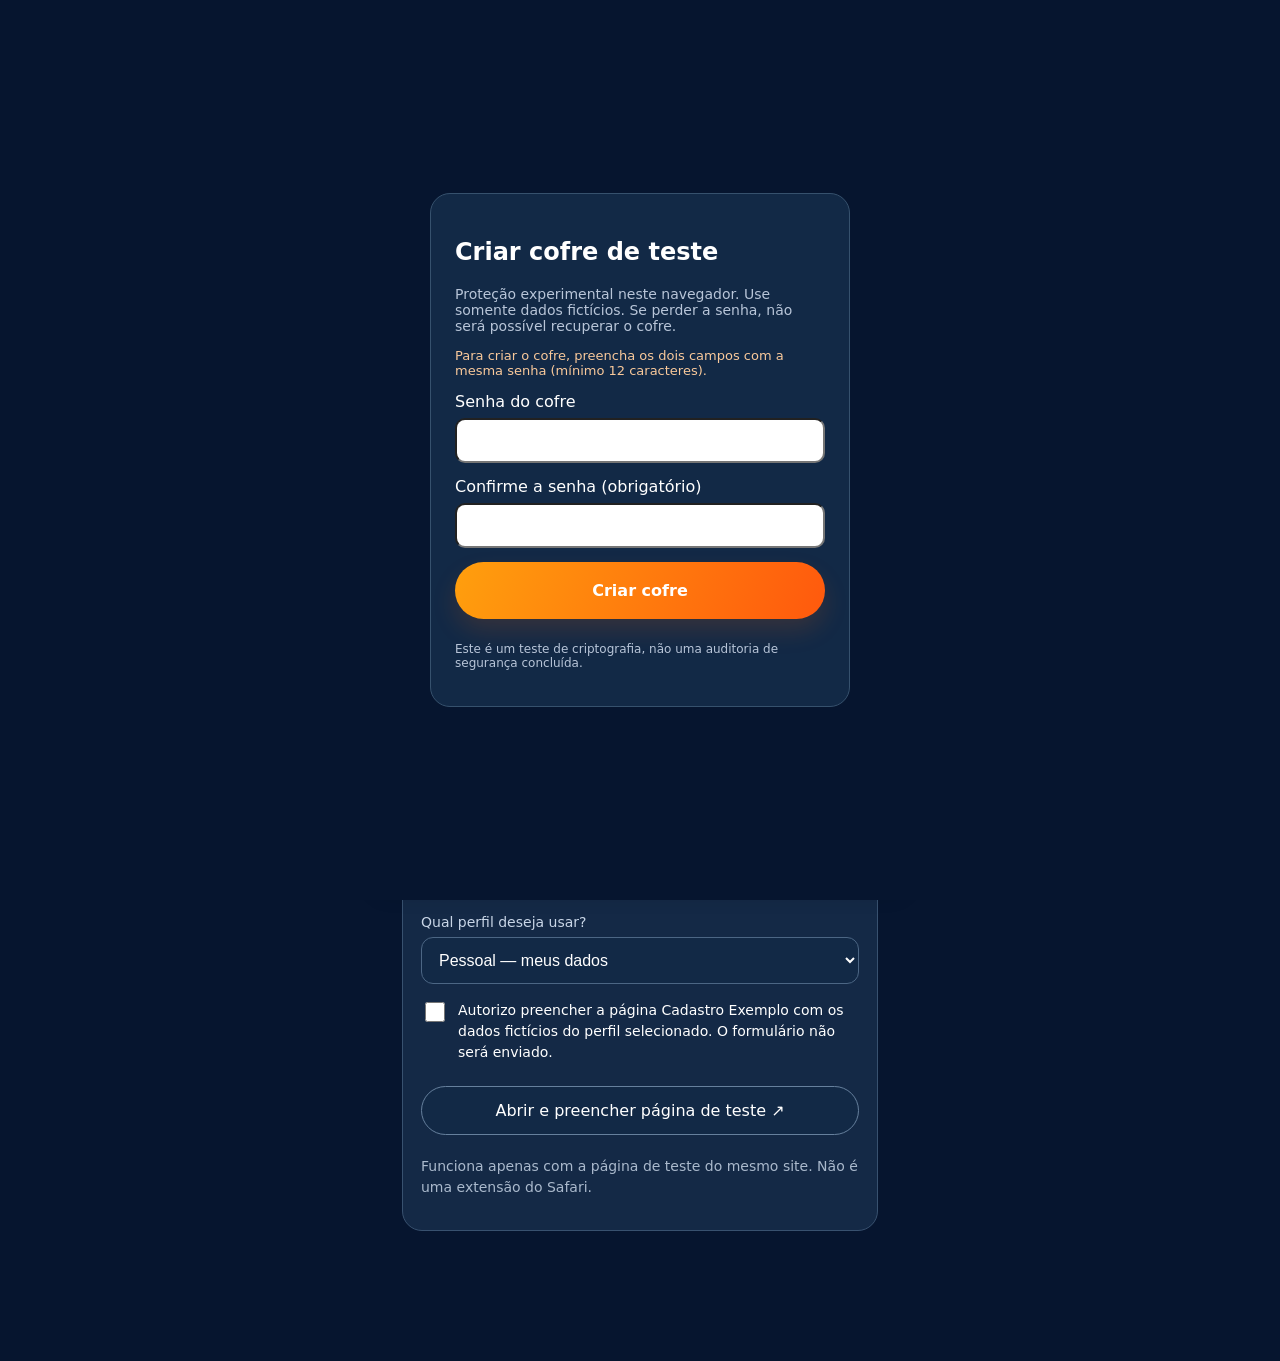
<file: index.html>
<!doctype html><html lang="pt-BR"><head><meta charset="utf-8"><meta name="viewport" content="width=device-width,initial-scale=1,viewport-fit=cover"><meta name="theme-color" content="#06152f"><title>Preenchô</title><meta http-equiv="Content-Security-Policy" content="default-src 'none'; script-src 'self'; style-src 'unsafe-inline'; img-src 'self' data:; font-src 'self'; connect-src 'none'; form-action 'none'; base-uri 'none'; object-src 'none'; frame-src 'none'; upgrade-insecure-requests"><meta name="referrer" content="no-referrer"><style>[hidden]{display:none!important}
:root{--navy:#06152f;--orange:#ff7509;--muted:#a8b6cc}*{box-sizing:border-box}body{margin:0;color:white;background:radial-gradient(circle at 105% 0%,#18335b 0%,transparent 35%),#06152f;font-family:system-ui,-apple-system,sans-serif}button{font:inherit;cursor:pointer}#splash{animation:splash-exit .35s ease 2.35s forwards;position:fixed;inset:0;z-index:20;background:#06152f;display:flex;flex-direction:column;align-items:center;justify-content:center;gap:20px;transition:opacity .35s}@keyframes splash-exit{to{opacity:0;visibility:hidden;pointer-events:none}}.mark{width:46px;height:49px;flex-shrink:0}.mark.large{width:120px;height:130px;filter:drop-shadow(0 0 16px #ff730955)}.wordmark{display:flex;align-items:center;gap:9px;font-weight:850;font-size:27px;font-style:italic;letter-spacing:-1.2px}.wordmark .accent{color:#ff7d12}.brandtext{white-space:nowrap;letter-spacing:-1.8px}.brandtext .accent{letter-spacing:-1.8px}.page h1 .accent,.action .accent{color:#ff7d12}.wordmark.big{font-size:43px}.tagline{font-size:17px;color:#d6deed}.app{max-width:520px;margin:auto;min-height:100dvh;padding:24px 22px 118px}.header{display:flex;justify-content:space-between;align-items:center;margin:0 0 66px}.avatar{background:#213655;border:1px solid #47617e;width:43px;height:43px;border-radius:50%;display:grid;place-items:center;color:#ff9b48}.hello{font-size:39px;letter-spacing:-1.4px;font-weight:800;font-style:italic;margin:0 0 4px}.lead{font-size:20px;line-height:1.35;margin:0 0 8px}.sub{color:var(--muted);font-size:14px;margin-bottom:44px}.primary{width:100%;background:linear-gradient(110deg,#ff9f0d,#ff590d);border:0;border-radius:40px;padding:19px 17px;color:white;font-weight:750;display:flex;align-items:center;justify-content:center;gap:13px;box-shadow:0 12px 25px #ff650025;margin-bottom:23px}.primary .arrow{margin-left:auto;font-size:25px}.primary .glyph{font-size:24px}.action{width:100%;border:0;background:linear-gradient(#fff,#f2f4f8);border-radius:32px;padding:18px 20px;color:#101b30;text-align:left;font-weight:700;display:flex;align-items:center;gap:17px;margin:9px 0;box-shadow:0 3px 8px #0002}.action-label{display:inline-block;white-space:nowrap;letter-spacing:-.35px;flex:1;min-width:0}.action-label .accent{position:static;left:auto;letter-spacing:inherit}.action-label .accent{display:inline;color:#ff7d12}.brand-inline{white-space:nowrap;letter-spacing:normal;font-kerning:normal}.brand-inline .accent{letter-spacing:normal;position:static;left:auto}.action .ico{font-size:23px;width:29px;text-align:center}.action .chev{margin-left:auto;font-size:23px}.back{border:0;background:none;color:#ff9548;padding:0;margin:0 0 25px;font-size:16px}.page h1{font-size:31px;letter-spacing:-.6px;margin:0 0 8px}.desc{color:var(--muted);font-size:15px;line-height:1.5;margin:0 0 28px}.panel{background:#142946;border:1px solid #38516f;border-radius:20px;padding:18px;margin:12px 0}.label{color:#9eb0c7;font-size:13px;margin-bottom:7px}.value{font-size:18px}.small{font-size:14px;color:#aab9cc;line-height:1.5}.pill{display:inline-block;border-radius:30px;padding:7px 12px;background:#223f61;color:#ffae6c;font-size:12px}.wallet{background:radial-gradient(circle at 100% 0%,#ff8d0d 0%,#ff6b16 16%,transparent 42%),linear-gradient(140deg,#122d51,#07172f 70%);border:1px solid #7790ad;border-radius:25px;padding:22px;box-shadow:0 18px 35px #0005;margin:20px 0 24px}.wallet-top{display:flex;align-items:center;justify-content:space-between;margin-bottom:38px}.wallet .wordmark{font-size:21px}.wallet .mark{width:32px;height:34px}.qr{background:white;color:#132038;border-radius:9px;padding:9px;font-size:10px;text-align:center;line-height:1.2;max-width:86px}.wallet-name{font-weight:800;font-size:23px;margin-bottom:12px}.wallet-details{background:#ffffffed;color:#17223b;border-radius:16px;padding:14px;line-height:1.85;font-size:13px}.secondary{background:#122946;border:1px solid #66809d;color:white;border-radius:28px;padding:14px 20px;width:100%;margin:7px 0}.nav{position:fixed;bottom:0;left:0;right:0;background:#f9f9fc;color:#192238;border-radius:24px 24px 0 0;display:flex;justify-content:space-around;padding:15px 4px calc(12px + env(safe-area-inset-bottom));box-shadow:0 -10px 25px #0003}.nav button{border:0;background:none;color:#1c2940;font-size:11px;display:flex;flex-direction:column;align-items:center;gap:6px;min-width:57px}.nav button.active{color:#ff680d}.nav .ni{font-size:23px}.note{margin-top:16px;color:#a7b8cc;font-size:12px}.hide{display:none!important}@media(min-width:600px){.nav{max-width:520px;left:50%;transform:translateX(-50%)}} 
#splash .splash-mark{overflow:visible;filter:drop-shadow(0 0 16px #ff730955)}#splash .splash-mark path{stroke-dasharray:180;stroke-dashoffset:180;animation:draw-mark 1.65s ease forwards}#splash .splash-mark path:nth-of-type(2){animation-delay:.35s}#splash .splash-mark path:nth-of-type(3){animation-delay:.7s}#splash .splash-mark path.splash-check{stroke-dasharray:10;stroke-dashoffset:10;animation:draw-check .45s ease-out 1.1s forwards}@keyframes draw-check{to{stroke-dashoffset:0}}#splash .wordmark,#splash strong,#splash .tagline{opacity:0;transform:translateY(12px);animation:reveal-brand .6s ease forwards}#splash .wordmark{animation-delay:1.05s}#splash strong{animation-delay:1.15s}#splash .tagline{animation-delay:1.25s}@keyframes draw-mark{to{stroke-dashoffset:0}}@keyframes reveal-brand{to{opacity:1;transform:translateY(0)}}@media(prefers-reduced-motion:reduce){#splash .splash-mark path{animation:none;stroke-dashoffset:0}#splash .splash-mark path.splash-check{animation:none;stroke-dashoffset:0}#splash .wordmark,#splash strong,#splash .tagline{animation:none;opacity:1;transform:none}}.data-field{display:flex;flex-direction:column;gap:7px;margin:14px 0;color:#c9d6e7;font-size:14px}.data-field input{width:100%;border:1px solid #4c6684;background:#122946;color:white;border-radius:14px;padding:15px;font-size:16px;outline-offset:3px}.data-field input::placeholder{color:#91a2b7}.data-field input:focus{border-color:#ff8a30}.data-group{margin:24px 0;padding-top:8px;border-top:1px solid rgba(160,180,205,.22)}.data-group h2{font-size:18px;color:#fff;margin:10px 0 18px}.optional-group summary{cursor:pointer;color:#fff;font-weight:650;font-size:18px;padding:12px 0;list-style-position:inside}.optional-group[open] summary{margin-bottom:12px}.optional-group summary:focus-visible{outline:2px solid #ff8a30;border-radius:8px} .card-mini{display:inline-flex;align-items:center;justify-content:center;min-width:36px;min-height:36px;border:0;background:#e8edf5;color:#243855;border-radius:8px;padding:5px 8px;font-size:12px;font-weight:650}</style></head><body>
<svg width="0" height="0" style="position:absolute"><symbol id="brandmark" viewBox="0 0 64 70"><defs><linearGradient id="brand-roof" x1="0" x2="1"><stop stop-color="#ffac15"/><stop offset="1" stop-color="#ff570c"/></linearGradient><linearGradient id="brand-fade" x1="0" x2="1"><stop stop-color="#405878" stop-opacity=".45"/><stop offset="1" stop-color="#fff"/></linearGradient></defs><path d="M8 24 31 5Q33 3 36 5L57 24" fill="none" stroke="url(#brand-roof)" stroke-width="11" stroke-linecap="round" stroke-linejoin="round"/><path d="M9 32v21q0 9 9 9h29q9 0 9-9V33" fill="none" stroke="url(#brand-fade)" stroke-width="8" stroke-linecap="round"/><path d="M22 31h23M22 42h23M22 53h16" stroke="white" stroke-width="6" stroke-linecap="round"/></symbol></svg>
<div id="splash"><svg class="mark large splash-mark" viewBox="0 0 64 70" aria-hidden="true"><defs><linearGradient id="splash-roof" x1="0" x2="1"><stop stop-color="#ffac15"/><stop offset="1" stop-color="#ff570c"/></linearGradient><linearGradient id="splash-fade" x1="0" x2="1"><stop stop-color="#405878" stop-opacity=".45"/><stop offset="1" stop-color="#fff"/></linearGradient></defs><path d="M8 24 31 5Q33 3 36 5L57 24" fill="none" stroke="url(#splash-roof)" stroke-width="11" stroke-linecap="round" stroke-linejoin="round"/><path d="M9 32v21q0 9 9 9h29q9 0 9-9V33" fill="none" stroke="url(#splash-fade)" stroke-width="8" stroke-linecap="round"/><path d="M22 31h23M22 42h23M22 53h16" stroke="white" stroke-width="6" stroke-linecap="round"/><path class="splash-check" d="M38 54 L40 56 L44 51" fill="none" stroke="#ff8a18" stroke-width="2.1" stroke-linecap="round" stroke-linejoin="round"/></svg><div class="wordmark big"><span class="brandtext">Preench<span class="accent">ô</span></span></div><strong>Precisou? Preenchô!</strong><div class="tagline">Cadastre uma vez. Preencha em segundos.</div></div>
<main class="app"><div style="font-size:11px;color:#ffd2b0;border:1px solid #85552f;border-radius:9px;padding:8px;margin-bottom:14px">Ambiente de demonstração: use apenas dados fictícios. Não cadastre documentos reais.</div><header class="header"><div class="wordmark"><svg class="mark" viewBox="0 0 64 70" aria-hidden="true"><path d="M8 24 31 5Q33 3 36 5L57 24" fill="none" stroke="#ff850e" stroke-width="11" stroke-linecap="round" stroke-linejoin="round"/><path d="M9 32v21q0 9 9 9h29q9 0 9-9V33" fill="none" stroke="#b7c4d6" stroke-width="8" stroke-linecap="round"/><path d="M22 31h23M22 42h23M22 53h16" stroke="white" stroke-width="6" stroke-linecap="round"/><path d="M38 54 L40 56 L44 51" fill="none" stroke="#ff8a18" stroke-width="2.1" stroke-linecap="round" stroke-linejoin="round"/></svg><span class="brandtext">Preench<span class="accent">ô</span></span></div><div class="avatar">F</div></header><section id="screen"></section></main>
<nav class="nav"><button data-page="home"><span class="ni">⌂</span>Início</button><button data-page="data"><span class="ni">♙</span>Meus dados</button><button data-page="card"><span class="ni">▣</span>Cartão</button><button data-page="profiles"><span class="ni">▱</span>Perfis</button><button data-page="settings"><span class="ni">⚙</span>Ajustes</button></nav>
<div id="vault-gate" role="dialog" aria-modal="true" aria-labelledby="vault-title" style="position:fixed;inset:0;z-index:15;background:#06152f;display:flex;align-items:center;justify-content:center;padding:24px"><div style="width:100%;max-width:420px;background:#122946;border:1px solid #36516d;border-radius:20px;padding:24px"><h2 id="vault-title">Criar cofre de teste</h2><p style="color:#b8c5d8;font-size:14px">Proteção experimental neste navegador. Use somente dados fictícios. Se perder a senha, não será possível recuperar o cofre.</p><form id="vault-form" novalidate><p style="color:#f9c99b;font-size:13px">Para criar o cofre, preencha os dois campos com a mesma senha (mínimo 12 caracteres).</p><label style="display:block;margin:14px 0">Senha do cofre<input id="vault-pass" type="password" autocomplete="off" minlength="12" required style="width:100%;padding:13px;border-radius:10px;margin-top:7px"></label><label id="vault-confirm-wrap" style="display:block;margin:14px 0">Confirme a senha (obrigatório)<input id="vault-confirm" type="password" autocomplete="off" minlength="12" required style="width:100%;padding:13px;border-radius:10px;margin-top:7px"></label><button id="vault-submit" class="primary" type="submit">Criar cofre</button></form><button id="vault-bio" class="secondary" type="button" hidden>Desbloquear com Face ID / dispositivo</button><p id="vault-status" role="status" style="color:#ffb785"></p><button id="vault-import" class="secondary" type="button" hidden>Migrar dados fictícios antigos</button><button id="vault-lock" class="secondary" type="button" hidden>Bloquear cofre</button><button id="vault-close" class="secondary" type="button">Voltar ao aplicativo</button><p style="color:#b8c5d8;font-size:12px">Este é um teste de criptografia, não uma auditoria de segurança concluída.</p></div></div><script src="./app.js?v=57" defer></script></body></html>
</file>
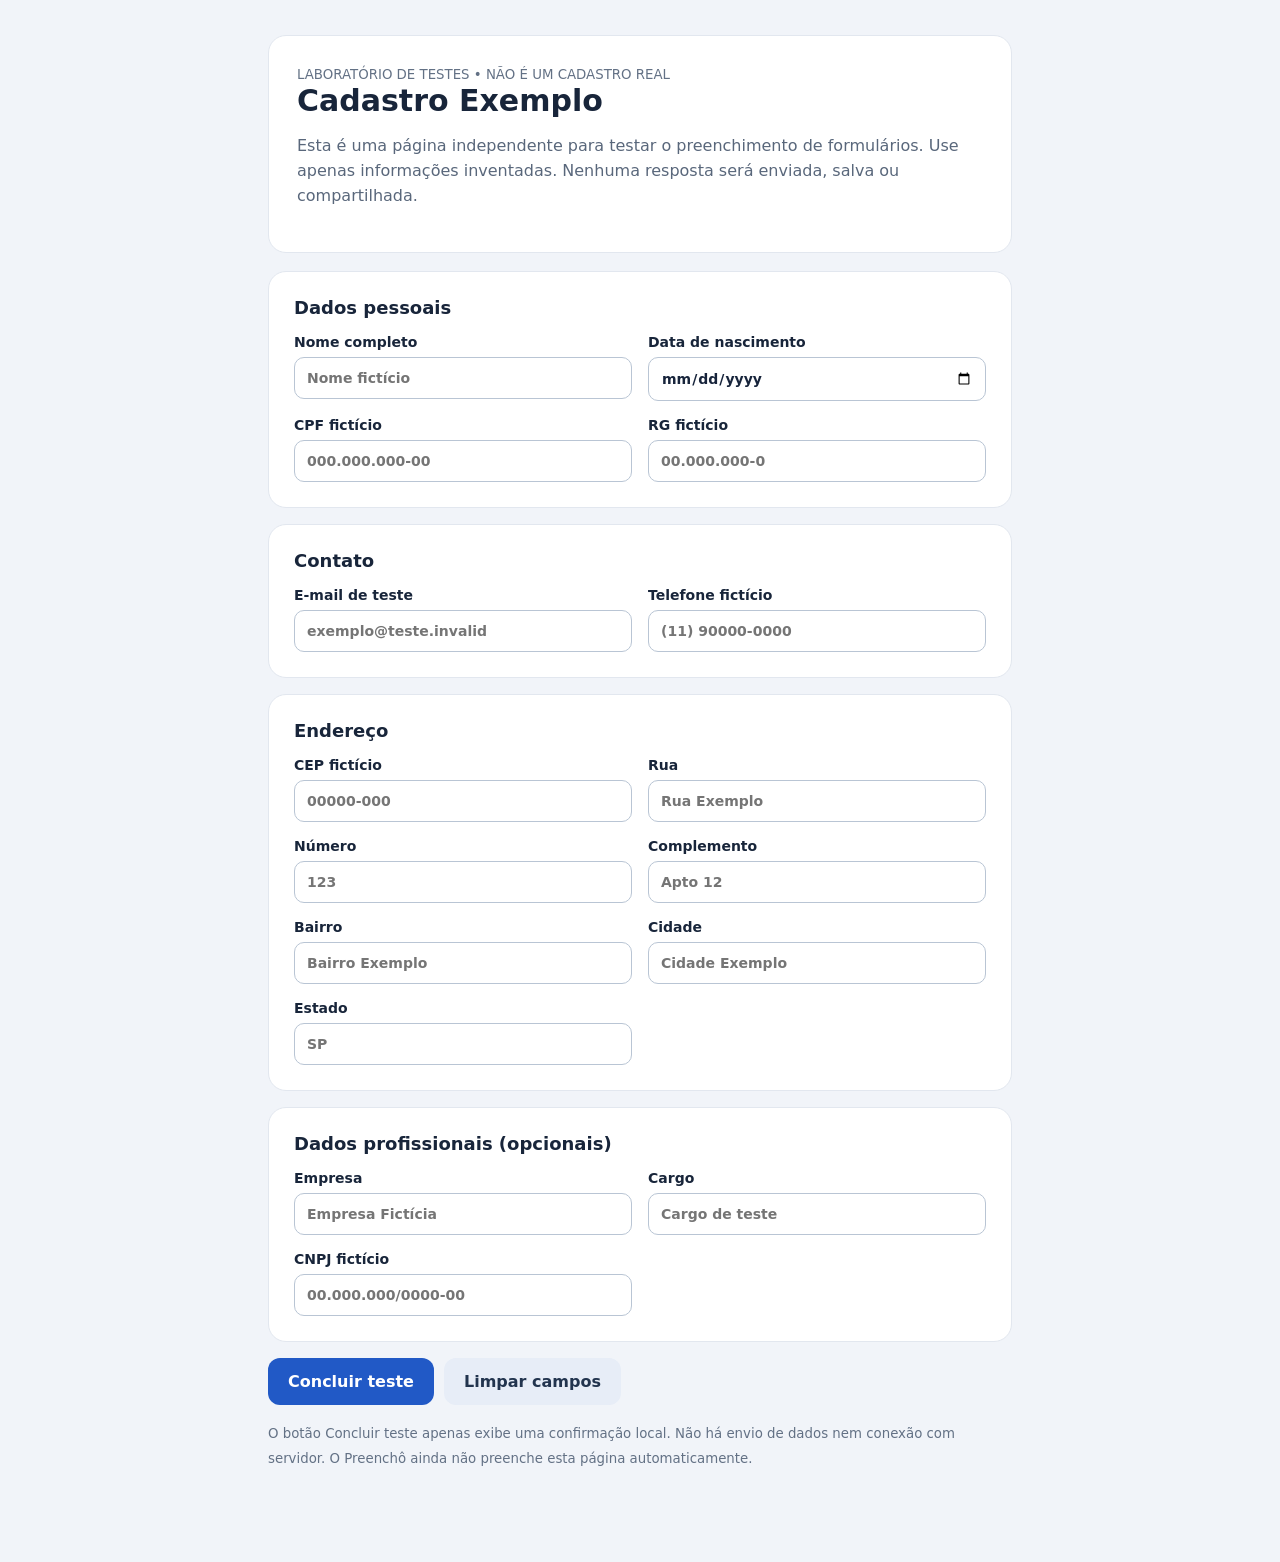
<file: cadastro-teste.html>
<!doctype html>
<html lang="pt-BR"><head><meta charset="utf-8"><meta name="viewport" content="width=device-width,initial-scale=1"><meta name="referrer" content="no-referrer"><meta http-equiv="Content-Security-Policy" content="default-src 'none'; style-src 'unsafe-inline'; script-src 'self'; form-action 'none'; base-uri 'none'; object-src 'none'"><title>Cadastro Exemplo | Laboratório Preenchô</title><style>
*{box-sizing:border-box}body{margin:0;background:#f1f4f9;color:#18253a;font:16px system-ui,-apple-system,sans-serif}.wrap{max-width:780px;margin:35px auto;padding:0 18px 40px}header{background:#fff;border:1px solid #e2e7ef;border-radius:18px;padding:28px;margin-bottom:18px}h1{margin:0 0 8px;font-size:30px}h2{font-size:18px;margin:0 0 16px}.hint{color:#59677b;line-height:1.55}section{background:#fff;border:1px solid #e2e7ef;border-radius:18px;padding:25px;margin:16px 0}.grid{display:grid;grid-template-columns:1fr 1fr;gap:16px}label{display:flex;flex-direction:column;gap:7px;font-weight:600;font-size:14px}input{width:100%;padding:12px;border:1px solid #b9c5d4;border-radius:10px;font:inherit;color:#17243b}input:focus{outline:2px solid #2463d4;outline-offset:1px}button{background:#2159c6;color:#fff;border:0;padding:14px 20px;border-radius:12px;font:inherit;font-weight:700;cursor:pointer}button.secondary{background:#e7edf7;color:#22344e}footer{display:flex;gap:10px;align-items:center;flex-wrap:wrap}#status{font-weight:600;color:#166d44}small{color:#637185}@media(max-width:580px){.grid{grid-template-columns:1fr}section,header{padding:20px}}
</style></head><body><main class="wrap"><header><small>LABORATÓRIO DE TESTES • NÃO É UM CADASTRO REAL</small><h1>Cadastro Exemplo</h1><p class="hint">Esta é uma página independente para testar o preenchimento de formulários. Use apenas informações inventadas. Nenhuma resposta será enviada, salva ou compartilhada.</p></header><form id="registration" autocomplete="off" novalidate>
<section><h2>Dados pessoais</h2><div class="grid"><label>Nome completo<input name="name" autocomplete="off" placeholder="Nome fictício"></label><label>Data de nascimento<input name="birth" type="date"></label><label>CPF fictício<input name="cpf" inputmode="numeric" placeholder="000.000.000-00"></label><label>RG fictício<input name="rg" placeholder="00.000.000-0"></label></div></section>
<section><h2>Contato</h2><div class="grid"><label>E-mail de teste<input name="email" type="email" placeholder="exemplo@teste.invalid"></label><label>Telefone fictício<input name="phone" type="tel" placeholder="(11) 90000-0000"></label></div></section>
<section><h2>Endereço</h2><div class="grid"><label>CEP fictício<input name="zip" placeholder="00000-000"></label><label>Rua<input name="street" placeholder="Rua Exemplo"></label><label>Número<input name="number" placeholder="123"></label><label>Complemento<input name="complement" placeholder="Apto 12"></label><label>Bairro<input name="neighborhood" placeholder="Bairro Exemplo"></label><label>Cidade<input name="city" placeholder="Cidade Exemplo"></label><label>Estado<input name="state" placeholder="SP"></label></div></section>
<section><h2>Dados profissionais (opcionais)</h2><div class="grid"><label>Empresa<input name="company" placeholder="Empresa Fictícia"></label><label>Cargo<input name="role" placeholder="Cargo de teste"></label><label>CNPJ fictício<input name="cnpj" placeholder="00.000.000/0000-00"></label></div></section>
<footer><button type="submit">Concluir teste</button><button type="reset" class="secondary">Limpar campos</button><span id="status" role="status"></span></footer><p class="hint"><small>O botão Concluir teste apenas exibe uma confirmação local. Não há envio de dados nem conexão com servidor. O Preenchô ainda não preenche esta página automaticamente.</small></p></form></main><script src="./cadastro-teste.js?v=2" defer></script></body></html>
</file>
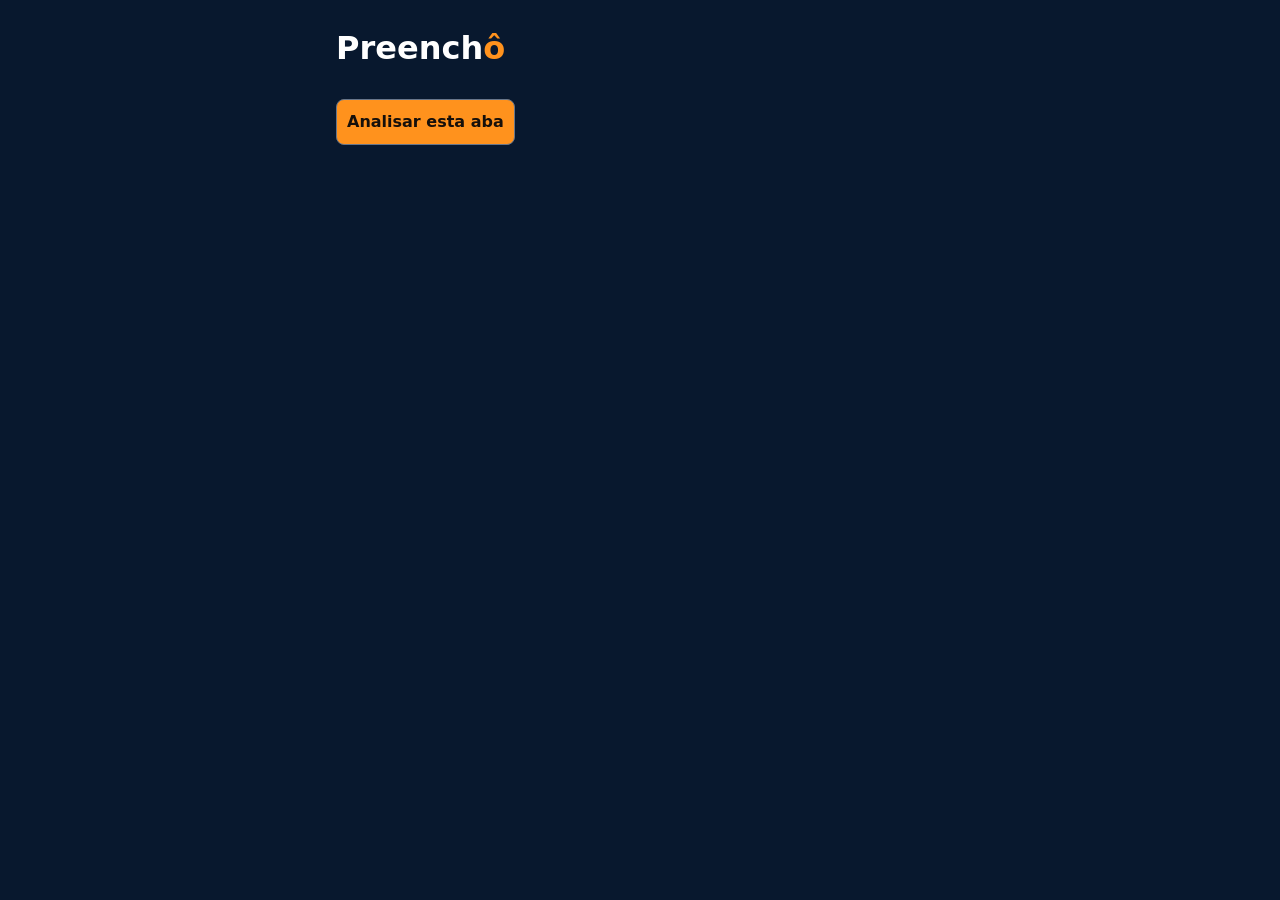
<file: extension/popup.html>
<!doctype html><html lang="pt-BR"><meta charset="utf-8"><title>Preenchô</title>
<link rel="stylesheet" href="review.css"><h1>Preench<span>ô</span></h1>
<button id="scan">Analisar esta aba</button><p id="status" role="status"></p><script src="popup.js"></script></html>
</file>
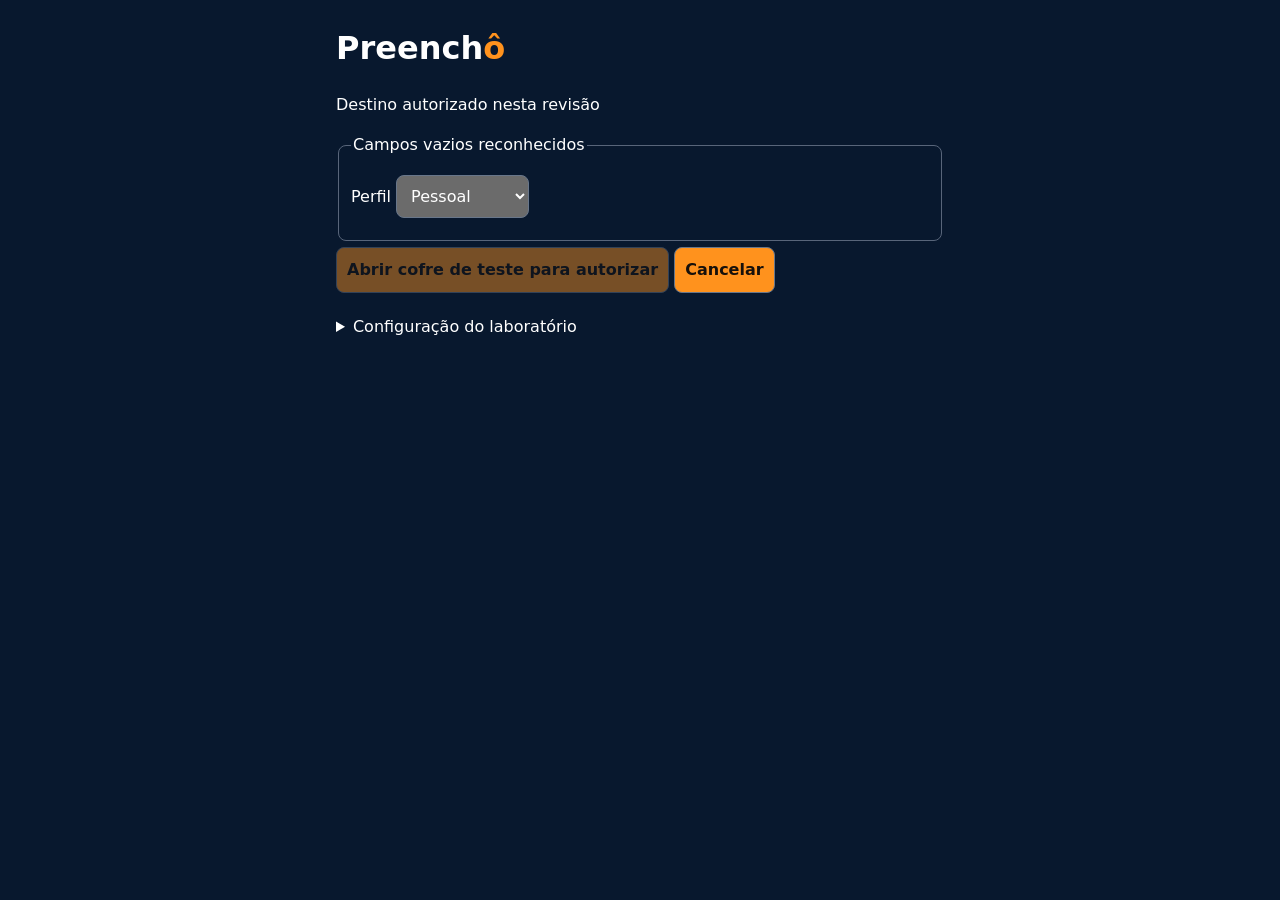
<file: extension/review.html>
<!doctype html><html lang="pt-BR"><meta charset="utf-8"><meta name="viewport" content="width=device-width,initial-scale=1">
<title>Revisar preenchimento · Preenchô</title><link rel="stylesheet" href="review.css">
<h1>Preench<span>ô</span></h1><p>Destino autorizado nesta revisão<br><strong id="origin"></strong></p>
<fieldset id="choices"><legend>Campos vazios reconhecidos</legend><div id="fields"></div>
<label>Perfil <select id="profile"><option value="personal">Pessoal</option><option value="professional">Profissional</option></select></label></fieldset>
<button id="authorize" disabled>Abrir cofre de teste para autorizar</button>
<button id="apply" hidden>Confirmar preenchimento</button> <button id="cancel">Cancelar</button>
<p id="status" role="status"></p><details><summary>Configuração do laboratório</summary>Origem desta extensão para o servidor de teste <code id="identity"></code></details>
<script src="lab-config.js"></script><script src="review.js"></script></html>
</file>
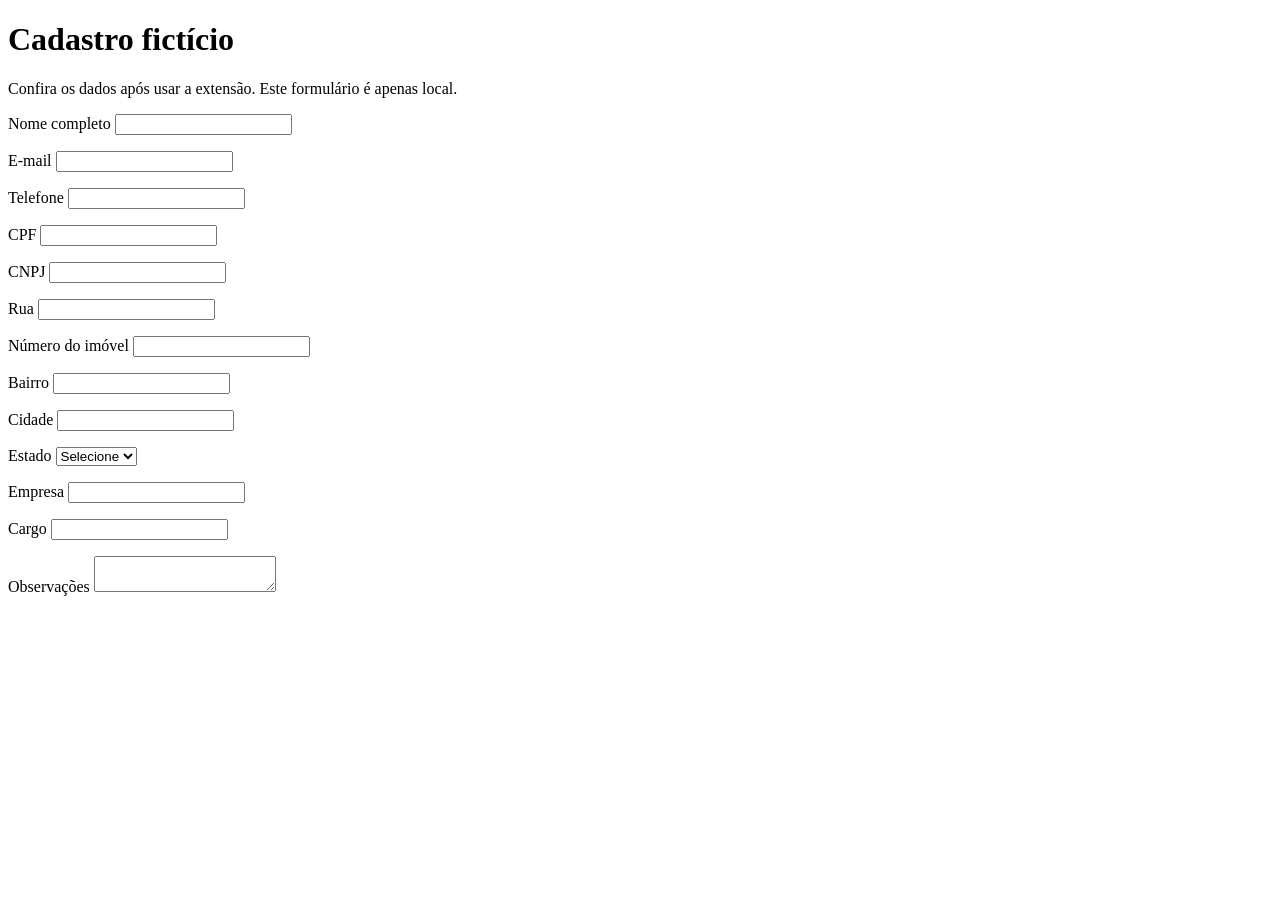
<file: lab/form.html>
<!doctype html><html lang="pt-BR"><meta charset="utf-8"><meta name="viewport" content="width=device-width,initial-scale=1">
<meta http-equiv="Content-Security-Policy" content="default-src 'none'; form-action 'none'; base-uri 'none'">
<title>Cadastro fictício · Laboratório Preenchô</title><h1>Cadastro fictício</h1><p>Confira os dados após usar a extensão. Este formulário é apenas local.</p>
<form><p><label>Nome completo <input autocomplete="name"></label></p><p><label>E-mail <input type="email"></label></p>
<p><label>Telefone <input type="tel"></label></p><p><label>CPF <input name="cpf_cliente"></label></p>
<p><label>CNPJ <input name="cnpj"></label></p><p><label>Rua <input autocomplete="address-line1"></label></p>
<p><label>Número do imóvel <input name="numeroImovel"></label></p><p><label>Bairro <input name="bairro"></label></p>
<p><label>Cidade <input name="cidade"></label></p><p><label>Estado <select autocomplete="address-level1"><option value="">Selecione</option><option>SP</option></select></label></p>
<p><label>Empresa <input autocomplete="organization"></label></p><p><label>Cargo <input autocomplete="organization-title"></label></p>
<p><label>Observações <textarea></textarea></label></p></form></html>
</file>
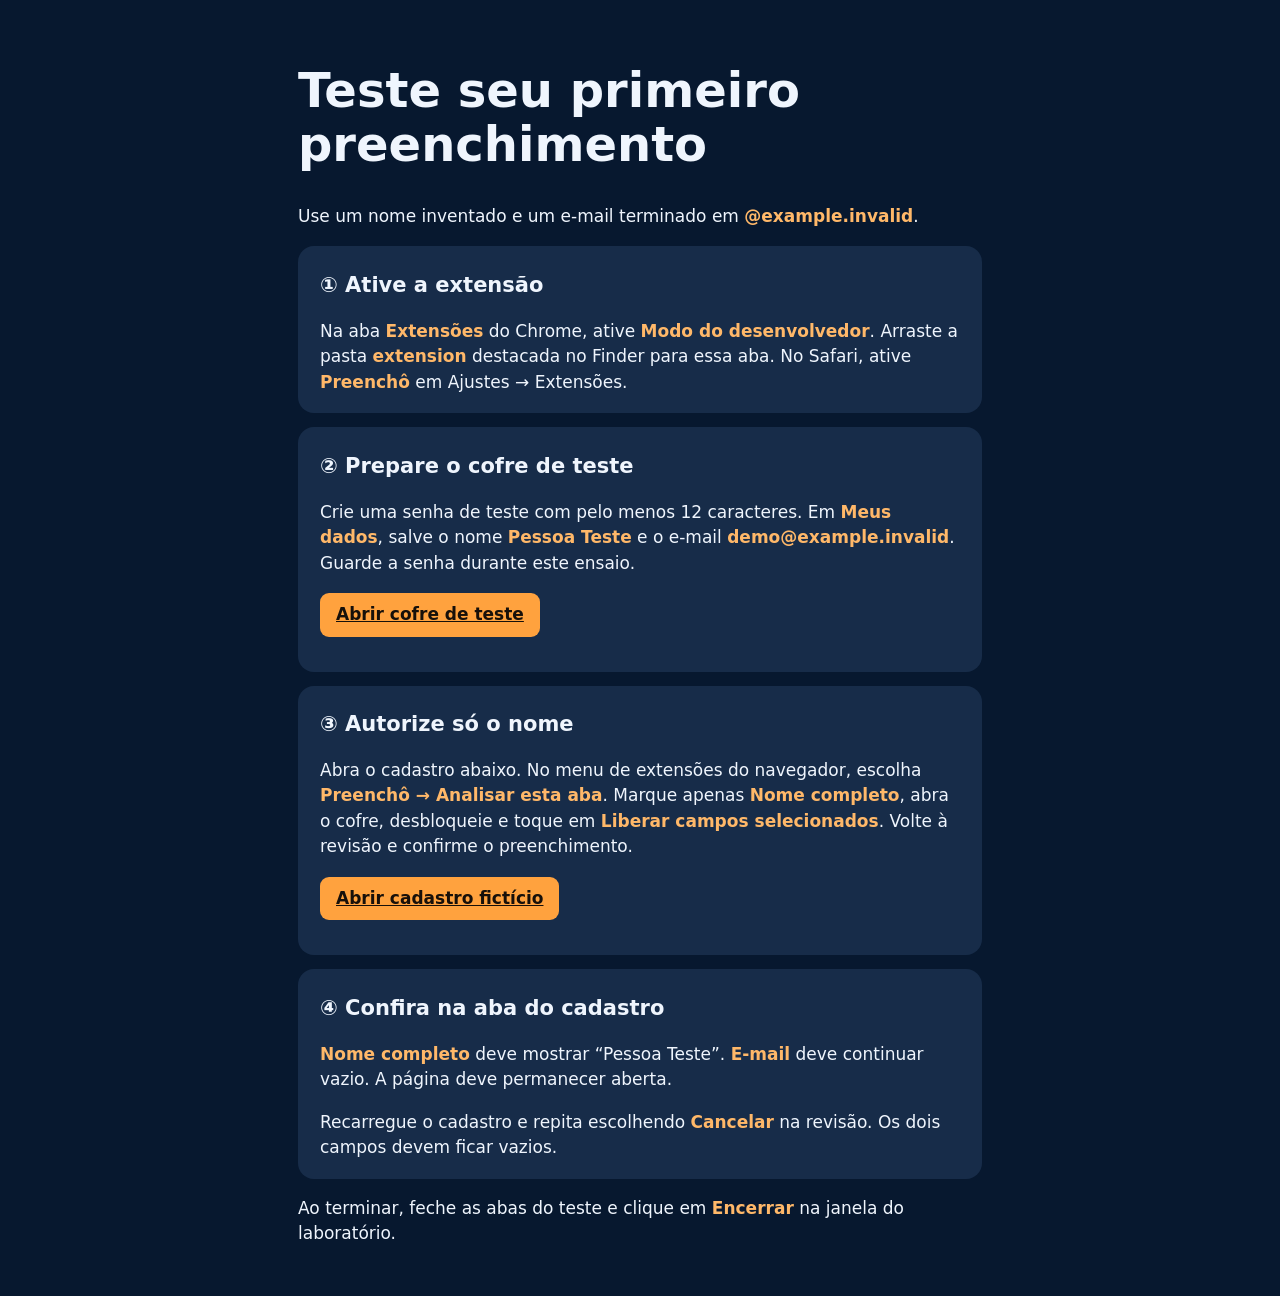
<file: lab/guia.html>
<!doctype html><html lang="pt-BR"><meta charset="utf-8"><meta name="viewport" content="width=device-width,initial-scale=1">
<title>Seu primeiro teste · Preenchô</title><style>
*{box-sizing:border-box}body{background:#07182f;color:#eff5fd;font:17px/1.5 system-ui;margin:auto;max-width:45rem;padding:32px 18px}
h1{font-size:clamp(28px,5vw,48px);line-height:1.12}h2{font-size:21px}section{background:#172c49;border-radius:16px;margin:14px 0;padding:6px 22px 18px}
a{display:inline-block;background:#ffa23e;color:#17100a;padding:9px 16px;border-radius:9px;font-weight:650}b{color:#ffb869}summary{cursor:pointer}</style>
<h1>Teste seu primeiro preenchimento</h1><p>Use um nome inventado e um e-mail terminado em <b>@example.invalid</b>.</p>
<section><h2>① Ative a extensão</h2>Na aba <b>Extensões</b> do Chrome, ative <b>Modo do desenvolvedor</b>. Arraste a pasta <b>extension</b> destacada no Finder para essa aba. No Safari, ative <b>Preenchô</b> em Ajustes → Extensões.</section>
<section><h2>② Prepare o cofre de teste</h2>Crie uma senha de teste com pelo menos 12 caracteres. Em <b>Meus dados</b>, salve o nome <b>Pessoa Teste</b> e o e-mail <b>demo@example.invalid</b>. Guarde a senha durante este ensaio.<p><a href="__VAULT__" target="_blank" rel="noopener">Abrir cofre de teste</a></section>
<section><h2>③ Autorize só o nome</h2>Abra o cadastro abaixo. No menu de extensões do navegador, escolha <b>Preenchô → Analisar esta aba</b>. Marque apenas <b>Nome completo</b>, abra o cofre, desbloqueie e toque em <b>Liberar campos selecionados</b>. Volte à revisão e confirme o preenchimento.<p><a href="__TARGET__" target="_blank" rel="noopener">Abrir cadastro fictício</a></section>
<section><h2>④ Confira na aba do cadastro</h2><p><b>Nome completo</b> deve mostrar “Pessoa Teste”. <b>E-mail</b> deve continuar vazio. A página deve permanecer aberta.</p>Recarregue o cadastro e repita escolhendo <b>Cancelar</b> na revisão. Os dois campos devem ficar vazios.</section>
<p>Ao terminar, feche as abas do teste e clique em <b>Encerrar</b> na janela do laboratório.</p></html>
</file>
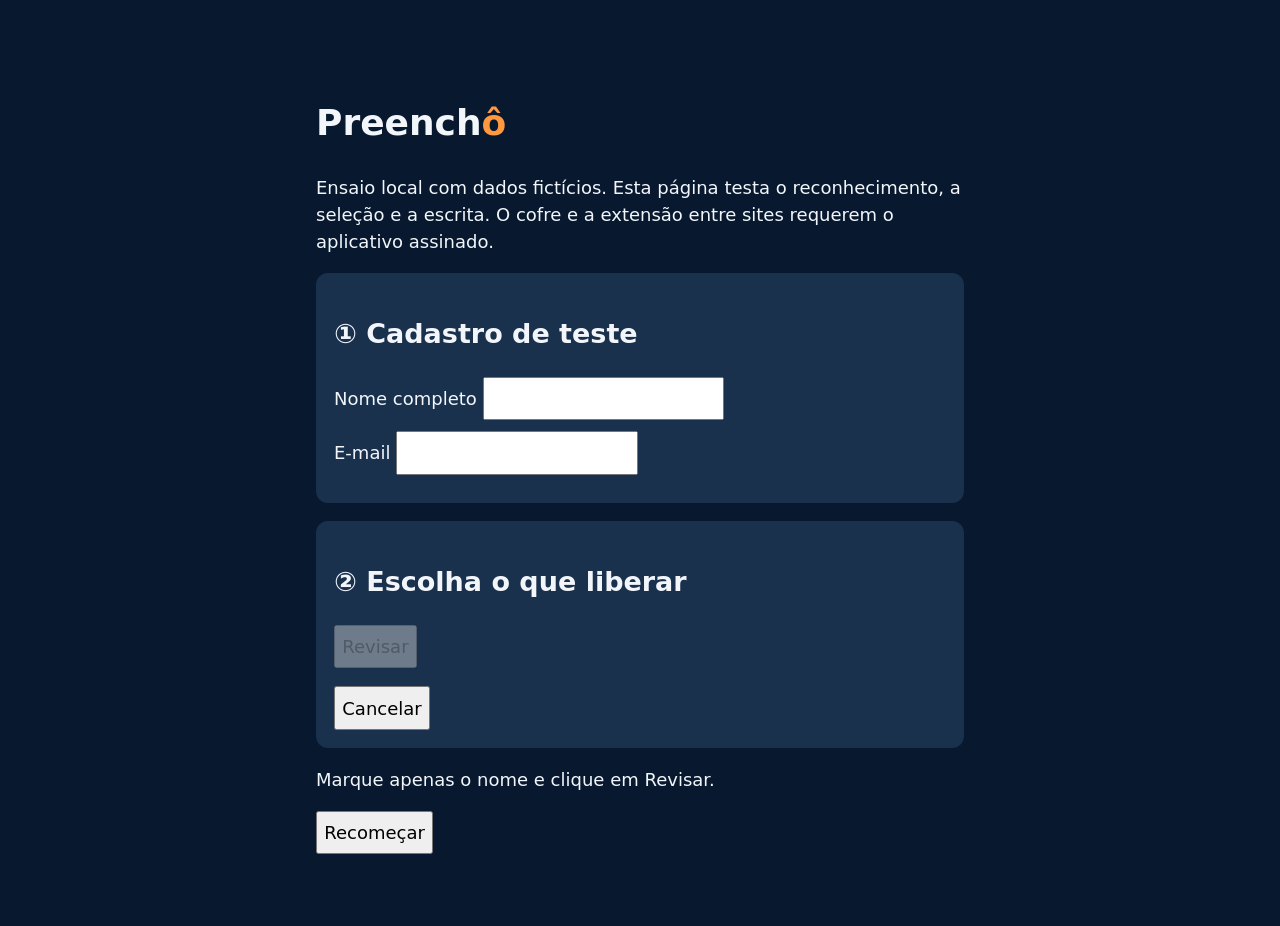
<file: monterey/preview.html>
<!doctype html><html lang="pt-BR"><meta charset="utf-8"><meta name="viewport" content="width=device-width,initial-scale=1">
<meta http-equiv="Content-Security-Policy" content="default-src 'none'; style-src 'unsafe-inline'; script-src 'unsafe-inline'; connect-src 'none'; form-action 'none'; base-uri 'none'">
<title>Preenchô · Ensaio Safari</title><style>html{background:#08192f;color:#f2f6fb;font:18px/1.5 system-ui}body{max-width:36rem;margin:3rem auto;padding:1rem}section{background:#19314d;padding:1rem;margin:1rem 0;border-radius:12px}button,input{font:inherit;padding:.35rem}button{cursor:pointer}label{display:block;margin:.6rem 0}h1 span{color:#ff983e}</style>
<h1>Preench<span>ô</span></h1><p>Ensaio local com dados fictícios. Esta página testa o reconhecimento, a seleção e a escrita. O cofre e a extensão entre sites requerem o aplicativo assinado.</p>
<section><h2>① Cadastro de teste</h2><label>Nome completo <input id="nome" autocomplete="name"></label><label>E-mail <input id="email" type="email"></label></section>
<section><h2>② Escolha o que liberar</h2><div id="choices"></div><button id="review" disabled>Revisar</button><p id="preview"></p><button id="apply" hidden>Confirmar preenchimento</button> <button id="cancel">Cancelar</button></section>
<p id="status" role="status">Marque apenas o nome e clique em Revisar.</p><button id="reset">Recomeçar</button>
<script>
globalThis.labConfig={target:location.origin};
__CLASSIFIER__
__SCANNER__
const $=id=>document.getElementById(id);
const session=globalThis.preenchoReview;
const fields=session.preview.fields;
const values={name:'Pessoa Teste',email:'demo@example.invalid'};
let approved=null;
for(const f of fields){
 const label=document.createElement('label'), box=document.createElement('input');
 box.type='checkbox'; box.value=f.id;
 label.append(box,document.createTextNode(f.label)); $('choices').append(label);
}
const selected=()=>Array.from($('choices').querySelectorAll(':checked'),el=>fields.find(f=>f.id===el.value));
$('choices').onchange=()=>{$('review').disabled=!selected().length;};
$('review').onclick=()=>{
 const items=selected(); if(!items.length)return;
 approved=Object.fromEntries(items.map(f=>[f.id,values[f.kind]]));
 $('preview').textContent=items.map(f=>f.label+' → '+values[f.kind]).join(' · ');
 for(const box of $('choices').querySelectorAll('input'))box.disabled=true;
 $('apply').hidden=false;$('review').disabled=true;
};
function finish(msg){approved=null;$('choices').inert=true;$('review').disabled=true;$('apply').hidden=true;$('cancel').disabled=true;$('status').textContent=msg;}
$('apply').onclick=()=>{if(approved){const n=session.apply(session.preview.ticket,approved);finish(n===null?'Revisão expirada. Recomece.':n+' campo(s) preenchido(s). Confira o cadastro acima.');}};
$('cancel').onclick=()=>finish('Cancelado. Nenhum campo preenchido.');
$('reset').onclick=()=>location.reload();
</script></html>
</file>
<file: extension/review.css>
:root{color-scheme:dark;font:16px/1.5 system-ui;background:#08182e;color:#fff}
body{margin:24px auto;padding:0 18px;min-width:210px;max-width:38rem}h1 span{color:#ff921d}
button,select{font:inherit;border-radius:8px;border:1px solid #68768a;padding:10px;margin:6px 0}
button{background:#ff921d;color:#16100b;font-weight:650;cursor:pointer}button:disabled{opacity:.45}
fieldset{border:1px solid #58657a;border-radius:8px}label{display:block;padding:6px 0}
p,code,label{overflow-wrap:anywhere}input{accent-color:#ff921d}
</file>
